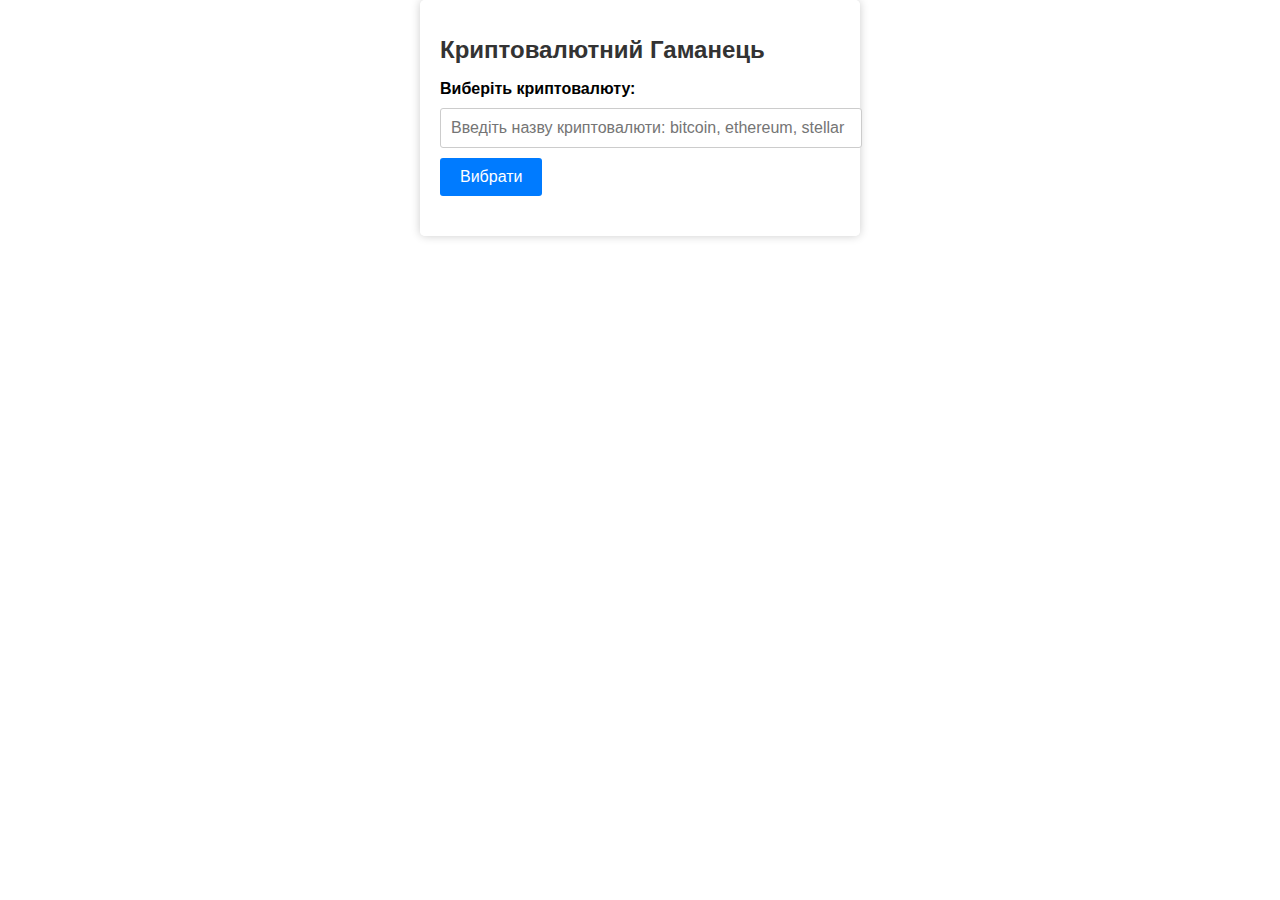
<file: index.html>
<!DOCTYPE html>
<html lang="en">
<head>
    <meta charset="UTF-8">
    <meta name="viewport" content="width=device-width, initial-scale=1.0">
    <title>Crypto Wallet</title>
    <link rel="stylesheet" href="index.css">
</head>
<body>
    <div class="container">
        <h1>Криптовалютний Гаманець</h1>
        <label for="inp">Виберіть криптовалюту:</label>
        <input type="text" id="inp" placeholder="Введіть назву криптовалюти: bitcoin, ethereum, stellar">
        <button id="btn">Вибрати</button>
        <div id="result"></div>
    </div>
    <script src="index.js"></script>
</body>
</html>
</file>
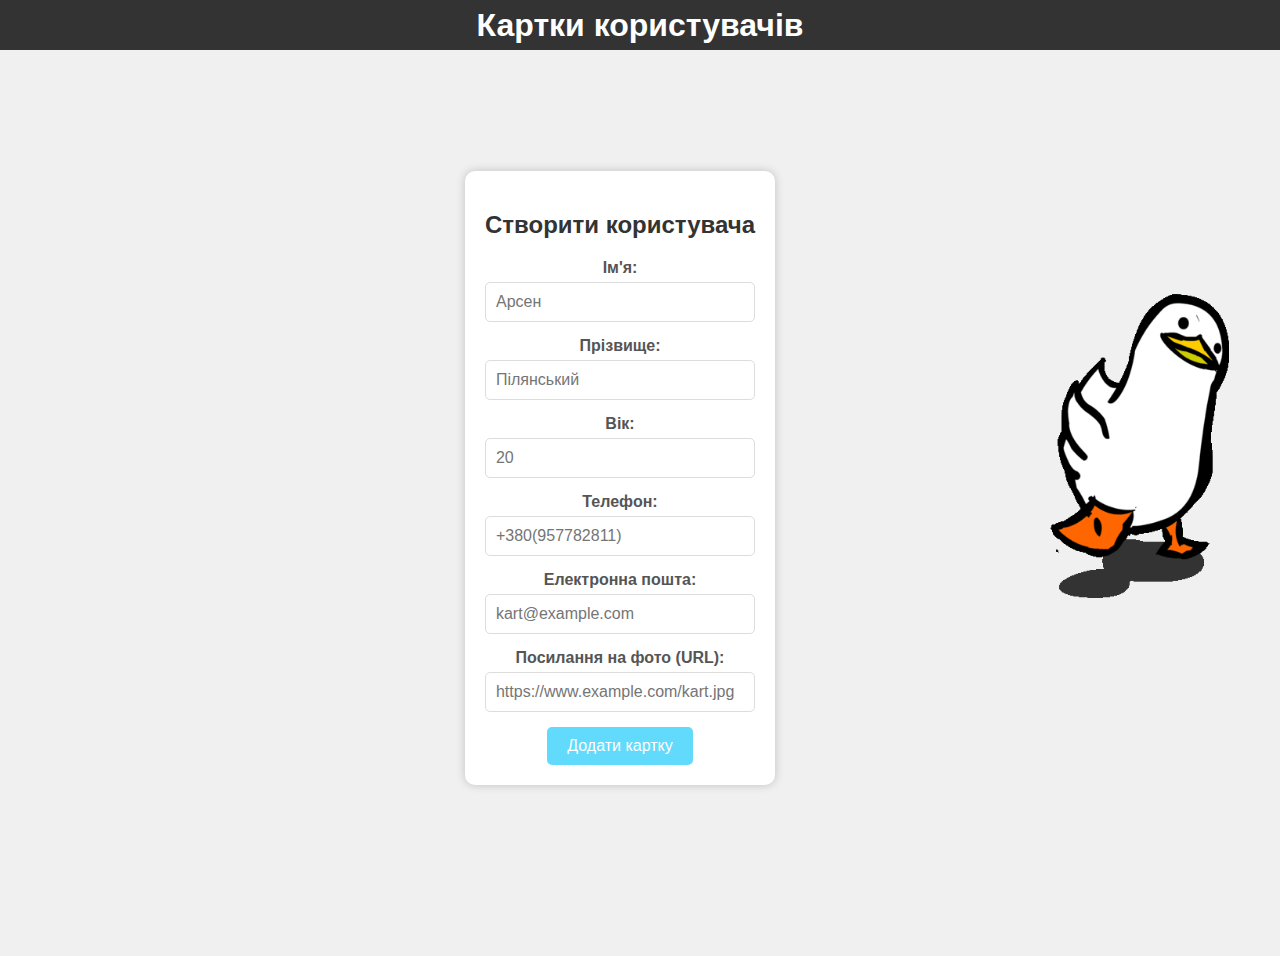
<file: 4HW/Index.html>
<!DOCTYPE html>
<html lang="uk">
<head>
    <meta charset="UTF-8">
    <meta name="viewport" content="width=device-width, initial-scale=1.0">
    <title>Картки користувачів</title>
    <link rel="stylesheet" href="index.css">
</head>
<body>
    <header>
        <h1>Картки користувачів</h1>
    </header>
    <main>
        <section class="user-form">
            <h2>Створити користувача</h2>
            <div class="input-group">
                <label for="name">Ім'я:</label>
                <input type="text" id="name" placeholder="Арсен">
            </div>
            <div class="input-group">
                <label for="surname">Прізвище:</label>
                <input type="text" id="surname" placeholder="Пілянський">
            </div>
            <div class="input-group">
                <label for="age">Вік:</label>
                <input type="text" id="age" placeholder="20">
            </div>
            <div class="input-group">
                <label for="telephone">Телефон:</label>
                <input type="text" id="telephone" placeholder="+380(957782811)">
            </div>
            <div class="input-group">
                <label for="mail" >Електронна пошта:</label>
                <input type="email" id="mail" placeholder="kart@example.com">
            </div>
            <div class="input-group">
                <label for="linkIMG">Посилання на фото (URL):</label>
                <input type="url" id="linkIMG" placeholder="https://www.example.com/kart.jpg">
            </div>
            <button id="btn">Додати картку</button>
        </section>
        <section id="user-cards">
  
        </section>
    </main>

    <aside class="sidebar">
        <img src="img/2.gif" alt="Зображення сайдбара">
    </aside>
    <script src="Index.js"></script>
</body>
</html>
</file>
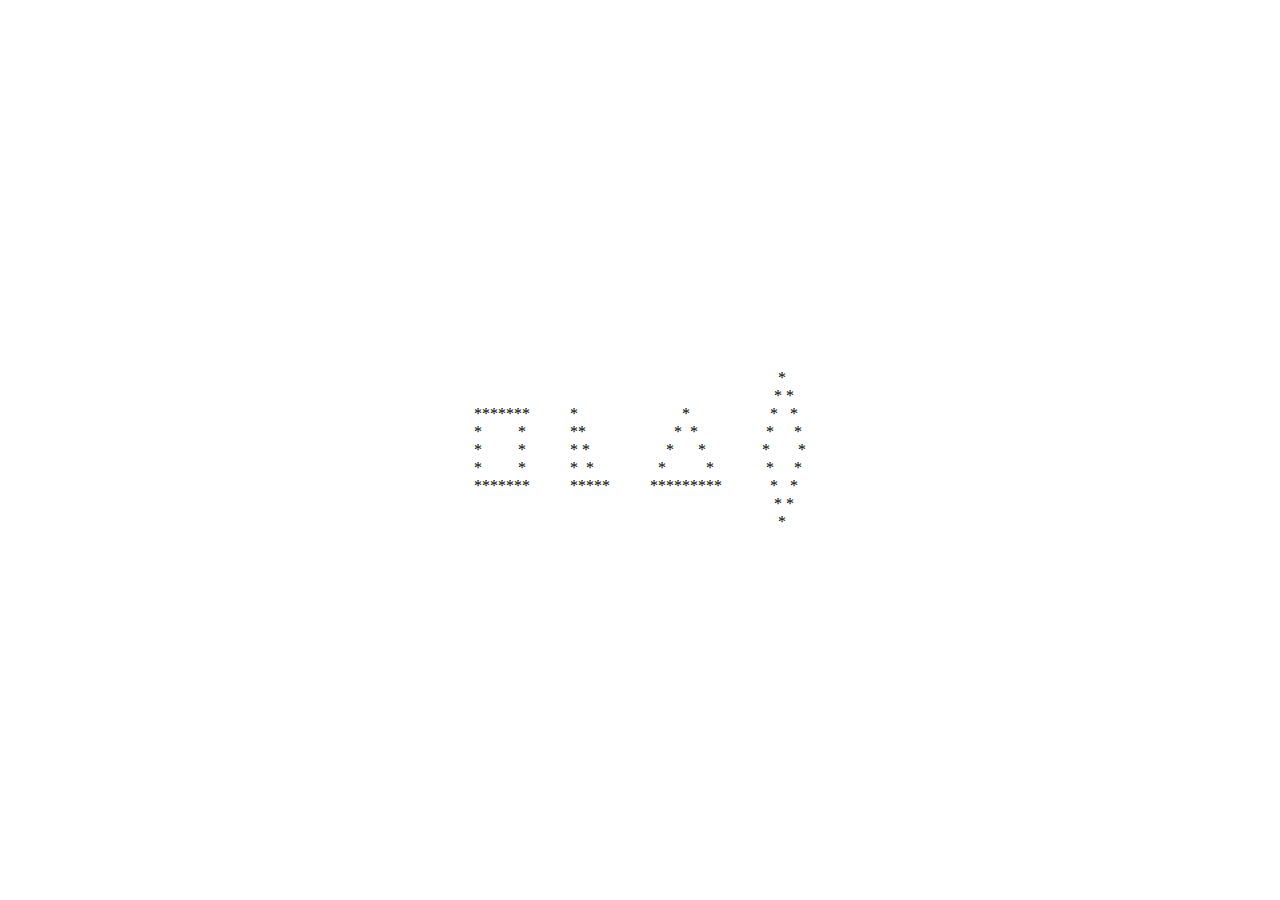
<file: 2HW/index2.html>
<!DOCTYPE html>
<html>
<head>
    <title>HW2</title>
    <link rel="stylesheet" type="text/css" href="index2.css">
</head>
<body>
    <div class="figure" id="rectangle"></div>
    <div class="figure" id="triangle"></div>
    <div class="figure" id="equilateralTriangle"></div>
    <div class="figure" id="romb"></div>
    <script src="index2.js"></script>
</body>
</html>
</file>
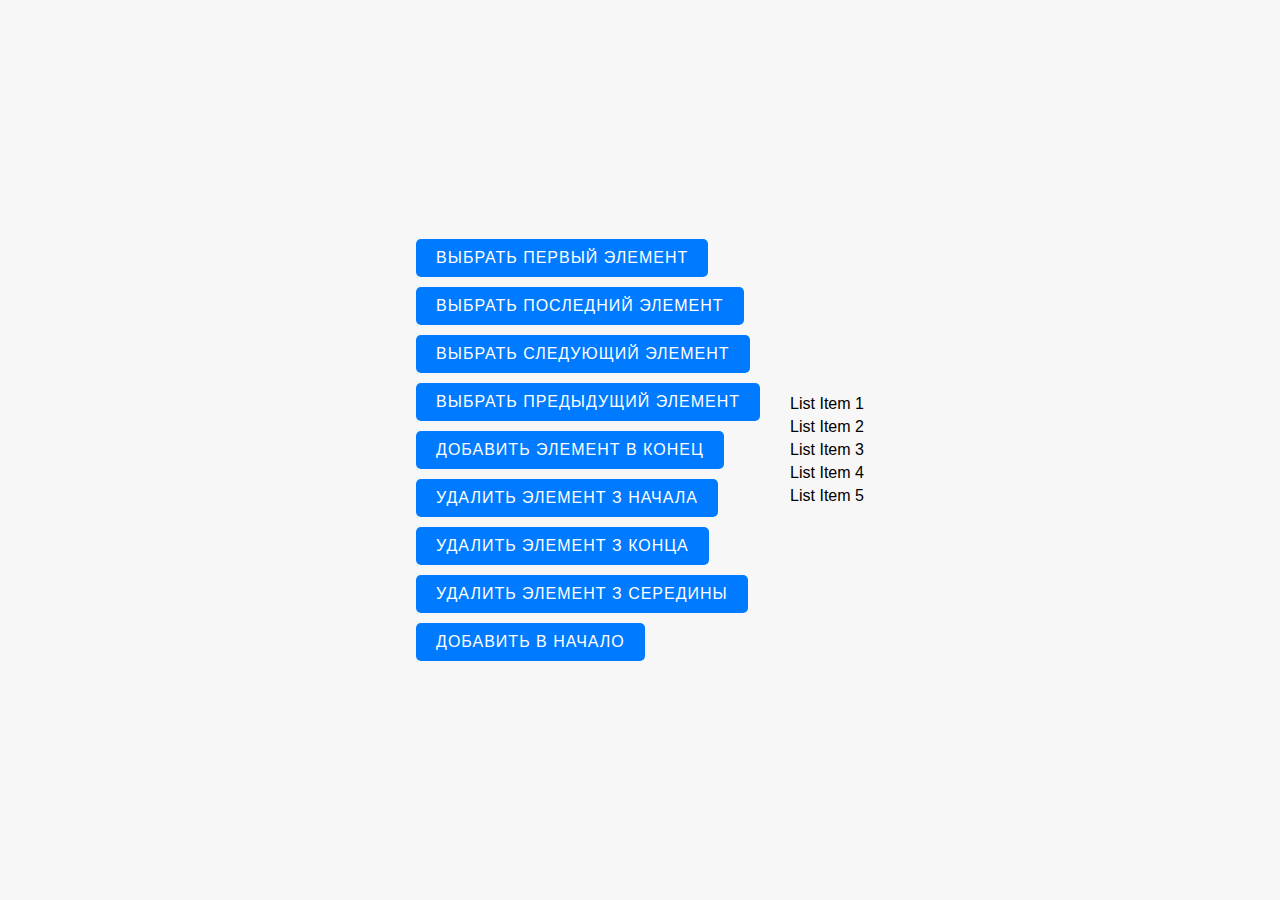
<file: 8HW/03_DOM/008_DOM.html>
﻿<!DOCTYPE html>
<html>
<head>
    <title>Работа з вузлами DOM</title>
    <link rel="stylesheet" type="text/css" href="index.css">
</head>
<body>
    <div class="container">
        <div class="buttons">
            <button id="firstBtn">Выбрать первый элемент</button>
            <button id="lastBtn">Выбрать последний элемент</button>
            <button id="nextBtn">Выбрать следующий элемент</button>
            <button id="prevBtn">Выбрать предыдущий элемент</button>
            <button id="addEndBtn">Добавить элемент в конец</button>
            <button id="deleteStartBtn">Удалить элемент з начала</button>
            <button id="deleteEndBtn">Удалить элемент з конца</button>
            <button id="deleteMidBtn">Удалить элемент з середины</button>
            <button id="addStartBtn">Добавить в начало</button>
        </div>
        <ul id="list">
            <li>List Item 1</li>
            <li>List Item 2</li>
            <li>List Item 3</li>
            <li>List Item 4</li>
            <li>List Item 5</li>
        </ul>
    </div>
    <script src="008_DOM.js"></script>
</body>
</html>
</file>
<file: index.css>
body {
    font-family: Arial, sans-serif;
    margin: 0;
    padding: 0;
    background-image: url('https://img3.akspic.ru/crops/2/4/9/3/6/163942/163942-bitkoin-kriptovalyuta-jota-efiriuma-obmen_kriptovalyuty-1920x1080.jpg'); 
    background-size: cover; 
    background-repeat: no-repeat; 
    background-attachment: fixed;
}

.container {
    max-width: 400px;
    margin: 0 auto;
    background-color: rgba(255, 255, 255, 0.9);
    padding: 20px;
    border-radius: 5px;
    box-shadow: 0 0 10px rgba(0, 0, 0, 0.2);
}

h1 {
    color: #333;
    font-size: 24px;
}

label {
    font-weight: bold;
    font-size: 16px;
}

input[type="text"] {
    width: 100%;
    padding: 10px;
    margin: 10px 0;
    border: 1px solid #ccc;
    border-radius: 3px;
    font-size: 16px;
}

button {
    background-color: #007bff;
    color: #fff;
    padding: 10px 20px;
    border: none;
    border-radius: 3px;
    cursor: pointer;
    font-size: 16px;
}

button:hover {
    background-color: #0056b3;
}

#result {
    margin-top: 20px;
    font-size: 18px;
}

img {
    max-width: 100px;
    height: auto;
    margin-top: 10px;
}
</file>
<file: 4HW/index.css>
.sidebar {
    position: fixed;
    top: 0;
    right: 0;
    width: 300px;
    height: 100%;
    background-color: #f0f0f0; 
    overflow: hidden;
    display: flex;
    justify-content: center;
    align-items: center;
    z-index: 2; 
}

.sidebar img {
    max-width: 100%; 
    height: auto;
}


main {
    position: relative;
    z-index: 1;
    background-color: #f0f0f0; 
    padding: 20px;
}


#user-cards {
    display: flex;
    flex-wrap: wrap;
    justify-content: space-between; 
    margin-top: 20px;
    padding: 0 20px; 
    box-sizing: border-box; 
}

.user-card {
    background-color: #fff;
    box-shadow: 0px 2px 4px rgba(0, 0, 0, 0.2);
    border-radius: 10px;
    width: calc(33.33% - 20px); 
    margin-bottom: 20px;
    transition: transform 0.3s ease, box-shadow 0.3s ease;
    box-sizing: border-box; 
}




header {
    position: absolute;
    top: 0;
    left: 0;
    width: 100%;
    height: 50px; 
    background-color: #333; 
    color: #fff; 
    text-align: center; 
    display: flex;
    justify-content: center; 
    align-items: center; 
    z-index: 20; 
} 

body {
    font-family: 'Open Sans', sans-serif;
    background-color: #f0f0f0;
}

main {
    display: flex;
    justify-content: center;
    align-items: center;
    min-height: 100vh;
}


.user-form {
    background-color: #fff;
    box-shadow: 0px 0px 10px rgba(0, 0, 0, 0.2);
    padding: 20px;
    border-radius: 10px;
    text-align: center;
}

.user-form h2 {
    font-size: 1.5rem;
    margin-bottom: 20px;
    color: #333;
}

.input-group {
    display: flex;
    flex-direction: column;
    margin-bottom: 15px;
}

.input-group label {
    font-weight: bold;
    margin-bottom: 5px;
    color: #555;
}

.input-group input {
    padding: 10px;
    border: 1px solid #ddd;
    border-radius: 5px;
    font-size: 1rem;
    color: #333;
}

button {
    padding: 10px 20px;
    background-color: #61dafb;
    border: none;
    border-radius: 5px;
    color: white;
    font-size: 1rem;
    cursor: pointer;
    transition: background-color 0.3s ease;
}

button:hover {
    background-color: #2188e6;
}

.user-card:hover {
    transform: scale(1.05);
    box-shadow: 0px 4px 8px rgba(0, 0, 0, 0.2);
}

.user-card img {
    max-width: 100%;
    border-radius: 10px;
    margin-bottom: 10px;
}

.user-info {
    font-size: 1rem;
    color: #333;
}

.user-info span {
    font-weight: bold
}
</file>
<file: 2HW/index2.css>
body {
    display: flex;
    justify-content: center;
    align-items: center;
    height: 100vh;
    margin: 0;
}

.figure {
    margin: 20px;
    display: inline-block;
}
</file>
<file: 8HW/03_DOM/index.css>
body {
    font-family: Arial, sans-serif;
    background-color: #f7f7f7;
    margin: 0;
    padding: 0;
    display: flex;
    flex-direction: column;
    align-items: center;
    justify-content: center;
    height: 100vh;
}

.container {
    display: flex;
    align-items: center;
    justify-content: center;
}

.buttons {
    display: flex;
    flex-direction: column;
    align-items: flex-start;
    margin-right: 20px;
}

ul {
    list-style: none;
    padding: 0;
}

li {
    margin: 5px;
}

.select {
    color: rgb(60, 0, 255);
}

.black {
    color: rgb(38, 120, 29);
}

button {
    background-color: #007BFF;
    color: #fff;
    border: none;
    padding: 10px 20px;
    margin: 5px;
    cursor: pointer;
    border-radius: 5px;
    font-size: 16px;
    text-transform: uppercase;
    letter-spacing: 1px;
    transition: background-color 0.3s;
}

button:hover {
    background-color: #0056b3;
}
</file>
